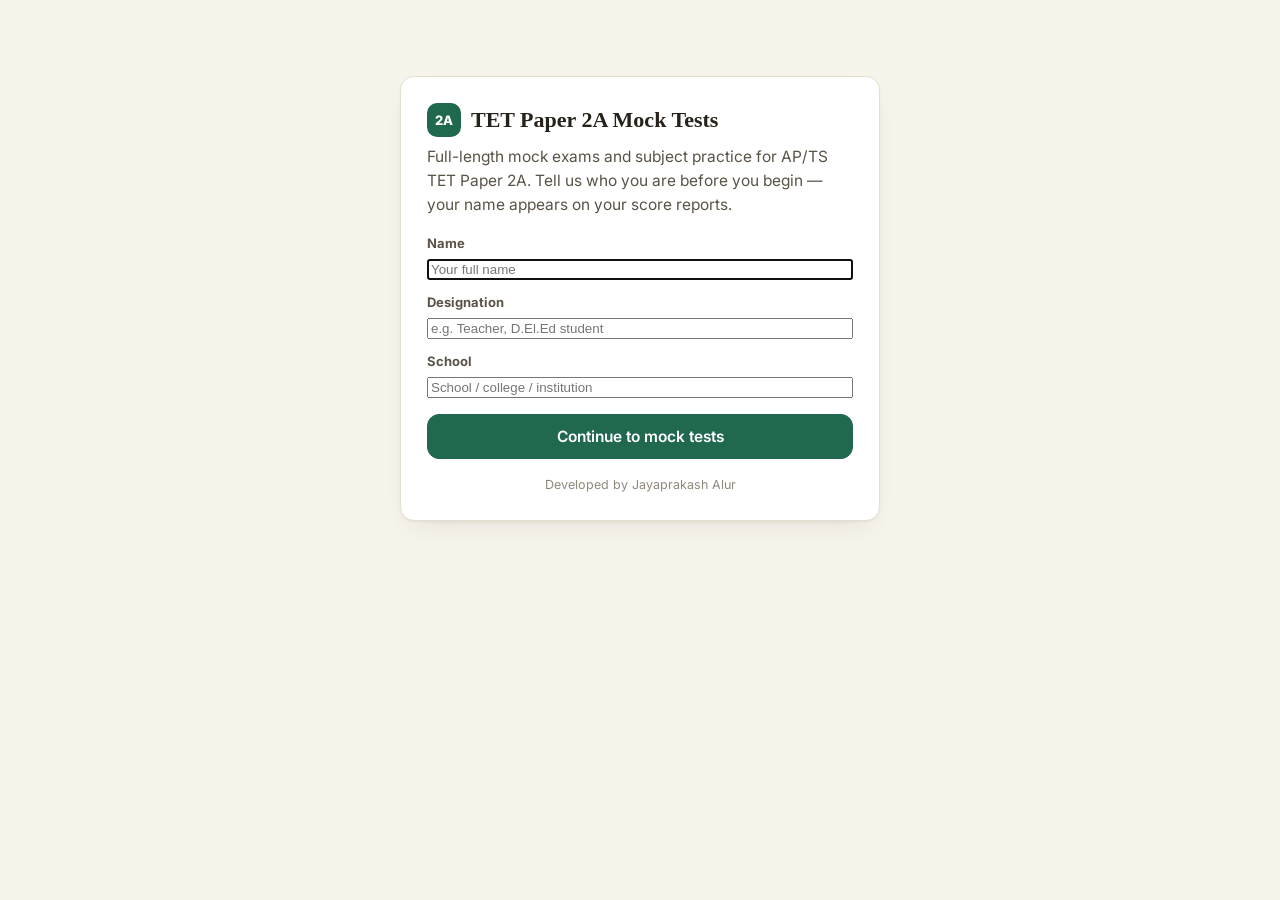
<file: public/index.html>
<!DOCTYPE html>
<html lang="en">
<head>
<meta charset="UTF-8">
<meta name="viewport" content="width=device-width, initial-scale=1.0">
<title>TET Paper 2A Mock Test</title>
<meta name="description" content="AP/TS TET Paper 2A mock test platform - 150-question full mock exams and section-wise practice from a 2,700 question bank.">
<link rel="manifest" href="manifest.webmanifest">
<link rel="icon" href="data:image/svg+xml,%3Csvg xmlns='http://www.w3.org/2000/svg' viewBox='0 0 100 100'%3E%3Crect width='100' height='100' rx='20' fill='%234f46e5'/%3E%3Ctext x='50' y='68' font-size='52' text-anchor='middle' fill='white' font-family='Arial'%3E2A%3C/text%3E%3C/svg%3E">
<link rel="preconnect" href="https://fonts.googleapis.com">
<link rel="preconnect" href="https://fonts.gstatic.com" crossorigin>
<link href="https://fonts.googleapis.com/css2?family=Noto+Sans+Telugu:wght@400;500;600;700&family=Inter:wght@400;500;600;700;800&display=swap" rel="stylesheet">
<link rel="stylesheet" href="styles.css">
</head>
<body>
<div id="app" aria-live="polite"></div>
<div id="modal-root"></div>
<div id="toast-root"></div>
<script type="module" src="js/main.js"></script>
</body>
</html>
</file>
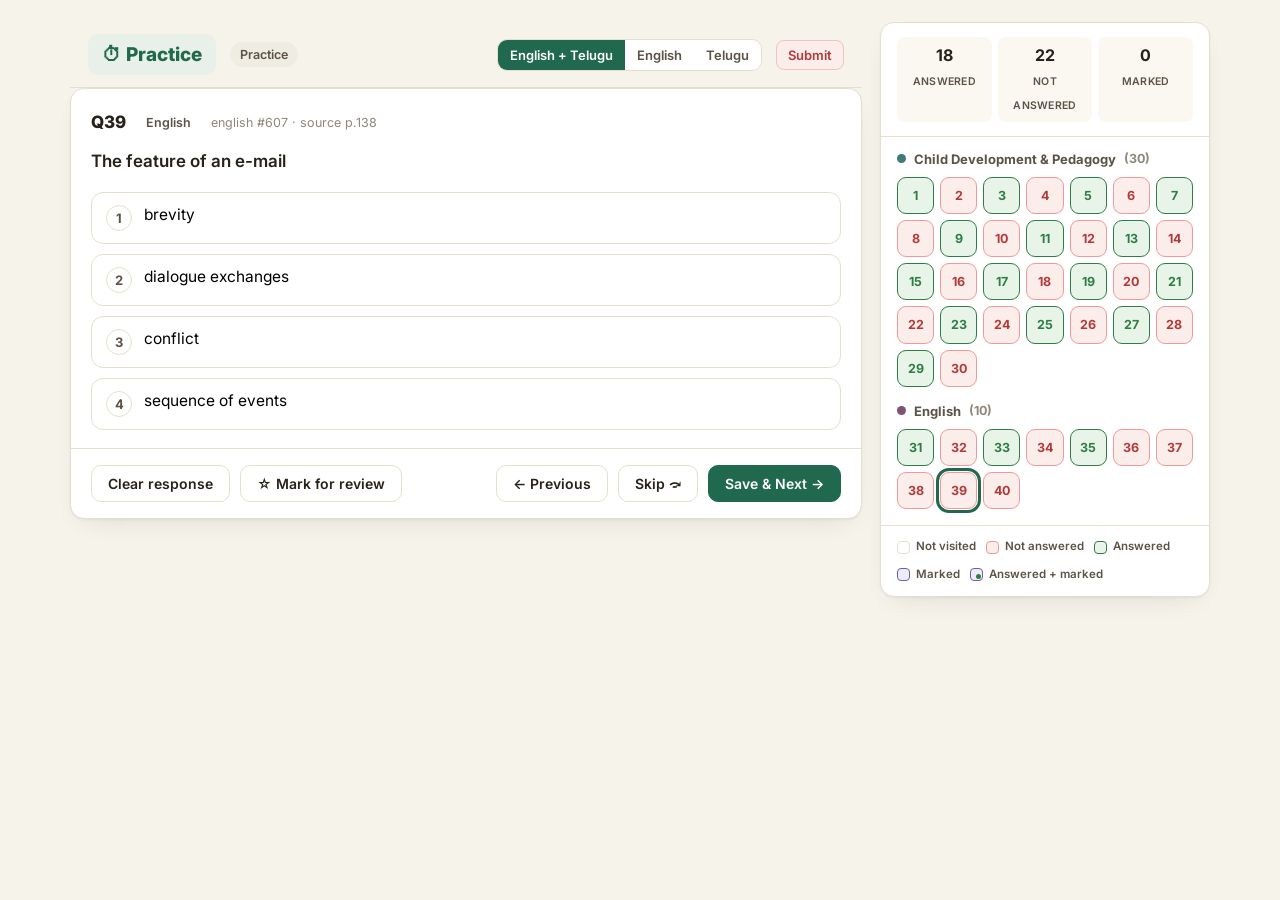
<file: exam_preview.html>
﻿<!DOCTYPE html>
<html>
<head><meta charset="UTF-8"><title>exam preview</title>
<link rel="stylesheet" href="public/styles.css">
<link href="https://fonts.googleapis.com/css2?family=Noto+Sans+Telugu:wght@400;500;600&family=Inter:wght@400;500;600;700;800&display=swap" rel="stylesheet">
</head>
<body>
<div id="app"></div>
<script type="module">
import { assembleTest } from "./public/js/data.js";
import { mountExam } from "./public/js/exam.js";
const test = await assembleTest("practice", [{ section: "cdp", count: 30 }, { section: "english", count: 10 }], null);
// simulate progress deep into the english section (sequential positions 31-40)
test.order.slice(0, 36).forEach((qid, i) => { if (i % 2 === 0) test.answers[qid] = test.byId[qid].answer; });
test.order.slice(0, 40).forEach((qid) => (test.visited[qid] = true));
test.current = 38;
mountExam(document.getElementById("app"), test, { onSubmit: () => {} });
</script>
</body>
</html>
</file>
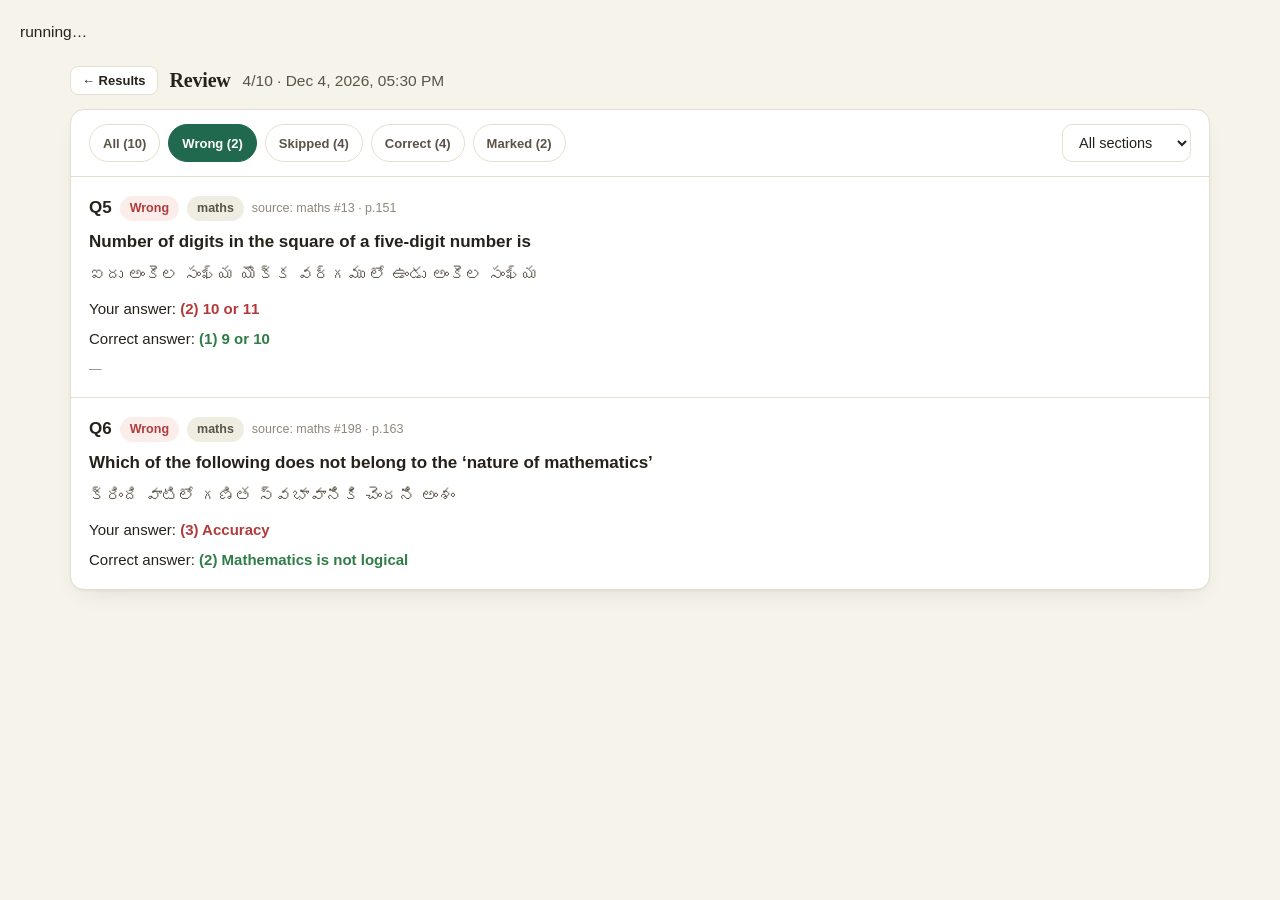
<file: selftest.html>
﻿<!DOCTYPE html>
<html>
<head>
<meta charset="UTF-8">
<title>selftest</title>
<link rel="stylesheet" href="public/styles.css">
<style>body{padding:20px;font-family:Inter,sans-serif} .ok{color:#16a34a;font-weight:700} .fail{color:#dc2626;font-weight:700} pre{background:#f6f7ff;padding:10px;border-radius:8px;white-space:pre-wrap}</style>
</head>
<body>
<div id="out">running…</div>
<div id="app"></div>
<script type="module">
import { assembleTest, scoreTest, loadSection } from "./public/js/data.js";
import { mountExam, cleanupExam } from "./public/js/exam.js";
import { saveToHistory, mountResults, mountReview } from "./public/js/results.js";
import { setCurrentTest, getCurrentTest, setHistory } from "./public/js/store.js";
const out = document.getElementById("out");
const lines = [];
const log = (name, ok, extra="") => { lines.push(`${ok ? "OK  " : "FAIL"} ${name} ${extra}`); };

try {
  // 1. data loads
  const bank = await loadSection("maths");
  log("load maths bank", bank.length === 240, `(${bank.length})`);

  // 2. assemble practice test
  const test = await assembleTest("practice", [{ section: "maths", count: 10 }], 600);
  log("assemble 10-question practice", test.order.length === 10);
  log("no duplicate ids", new Set(test.order).size === 10);

  // 3. persistence / resume
  setCurrentTest(test);
  const restored = getCurrentTest();
  log("resume snapshot", restored && restored.order.length === 10);

  // 4. exam screen mounts
  const app = document.getElementById("app");
  let submitted = null;
  const handle = mountExam(app, restored, { onSubmit: (t) => { submitted = t; } });
  log("exam screen renders", !!app.querySelector(".pal-grid"), `(${app.querySelectorAll(".pal-btn").length} palette buttons)`);
  log("timer element", !!app.querySelector(".timer"));

  // simulate answering: answer 6, skip 2, mark 2
  restored.answers[restored.order[0]] = restored.byId[restored.order[0]].answer; // correct
  restored.answers[restored.order[1]] = restored.byId[restored.order[1]].answer;
  restored.answers[restored.order[2]] = restored.byId[restored.order[2]].answer;
  restored.answers[restored.order[3]] = restored.byId[restored.order[3]].answer;
  restored.answers[restored.order[4]] = (restored.byId[restored.order[4]].answer % 4) + 1; // wrong
  restored.answers[restored.order[5]] = (restored.byId[restored.order[5]].answer % 4) + 1;
  restored.marked[restored.order[8]] = true;
  restored.marked[restored.order[9]] = true;
  handle.stop();

  // 5. scoring
  const s = scoreTest(restored);
  log("score 4/10", s.score === 4 && s.correct === 4 && s.wrong === 2 && s.skipped === 4, `(score=${s.score} c=${s.correct} w=${s.wrong} sk=${s.skipped})`);
  log("section totals", s.sections[0].total === 10);

  // 6. history + results
  setHistory([]);
  const entry = saveToHistory(restored);
  log("history entry", entry.total === 10 && entry.score === 4);
  mountResults(app, entry);
  log("results screen", app.innerHTML.includes("Section-wise performance"));

  // 7. review screen
  mountReview(app, entry, { filter: "wrong" });
  const wrongCount = app.querySelectorAll(".rq").length;
  log("review wrong filter shows 2", wrongCount === 2, `(${wrongCount})`);

  // 8. exam timer auto-submit (endsAt in past)
  const t2 = await assembleTest("practice", [{ section: "cdp", count: 5 }], 1);
  t2.endsAt = Date.now() - 1000;
  let autoSubmitted = false;
  mountExam(document.createElement("div"), t2, { onSubmit: () => { autoSubmitted = true; } });
  await new Promise((r) => setTimeout(r, 1500));
  log("auto-submit on expired timer", autoSubmitted);
  cleanupExam();

  setHistory([]); setCurrentTest(null);
  out.innerHTML = `<h3>Self-test results</h3><pre>${lines.join("\n")}</pre>`;
} catch (e) {
  out.innerHTML = `<h3>Self-test crashed</h3><pre>${lines.join("\n")}\n${e.stack}</pre>`;
}
</script>
</body>
</html>
</file>
<file: public/styles.css>
/* TET 2A Mock Test — styles */
:root {
  --bg: #F6F3EB;
  --surface: #FFFFFF;
  --surface-2: #FAF8F1;
  --ink: #26221A;
  --ink-2: #5A5346;
  --ink-3: #8F887A;
  --line: #E5DFD0;
  --primary: #20694F;
  --primary-hover: #185A44;
  --primary-ink: #FFFFFF;
  --primary-soft: #E8F0E9;
  --accent: #B95C33;
  --green: #2F7D46;
  --green-soft: #E9F4E9;
  --red: #B23A3A;
  --red-soft: #FBEDEA;
  --amber: #A9660F;
  --amber-soft: #F8EFDC;
  --purple: #6E5FA8;
  --purple-soft: #EFEBF8;
  --slate-soft: #EFECE2;
  --radius: 14px;
  --shadow: 0 1px 2px rgba(38, 34, 26, .05), 0 10px 26px -14px rgba(38, 34, 26, .16);
  --font: "Inter", system-ui, -apple-system, "Segoe UI", Roboto, sans-serif;
  --font-display: Georgia, "Iowan Old Style", "Times New Roman", serif;
  --font-te: "Noto Sans Telugu", "Inter", system-ui, sans-serif;
}
* { box-sizing: border-box; }
html, body { margin: 0; padding: 0; }
body {
  font-family: var(--font);
  background: var(--bg);
  color: var(--ink);
  font-size: 15.5px;
  line-height: 1.55;
  -webkit-font-smoothing: antialiased;
}
.te, [lang="te"] { font-family: var(--font-te); }
a { color: var(--primary); text-decoration: none; }
button { font-family: inherit; cursor: pointer; }
h1, h2, h3 { line-height: 1.25; }
h2 { font-family: var(--font-display); letter-spacing: -.01em; }

/* ---------- layout ---------- */
.topbar {
  position: sticky; top: 0; z-index: 40;
  background: rgba(255,255,255,.85);
  backdrop-filter: blur(10px);
  border-bottom: 1px solid var(--line);
}
.topbar-inner {
  max-width: 1180px; margin: 0 auto; padding: 10px 20px;
  display: flex; align-items: center; gap: 14px;
}
.brand { display: flex; align-items: center; gap: 10px; font-weight: 700; font-size: 17px; color: var(--ink); font-family: var(--font-display); }
.brand-badge {
  width: 34px; height: 34px; border-radius: 10px;
  background: var(--primary);
  color: #fff; display: grid; place-items: center; font-size: 13px; font-weight: 800;
  font-family: var(--font);
}
.topbar .spacer { flex: 1; }
.wrap { max-width: 1180px; margin: 0 auto; padding: 22px 20px 60px; }

/* ---------- generic components ---------- */
.card {
  background: var(--surface); border: 1px solid var(--line);
  border-radius: var(--radius); box-shadow: var(--shadow);
}
.card-pad { padding: 20px; }
.btn {
  display: inline-flex; align-items: center; justify-content: center; gap: 8px;
  border: 1px solid var(--line); background: var(--surface); color: var(--ink);
  padding: 9px 16px; border-radius: 10px; font-weight: 600; font-size: 14px;
  transition: transform .06s ease, box-shadow .15s ease, background .15s ease;
  user-select: none;
}
.btn:hover { background: var(--surface-2); }
.btn:active { transform: translateY(1px); }
.btn.primary { background: var(--primary); border-color: var(--primary); color: var(--primary-ink); }
.btn.primary:hover { background: var(--primary-hover); }
.btn.danger { color: var(--red); border-color: #f3c1c1; background: var(--red-soft); }
.btn.ghost { border-color: transparent; background: transparent; }
.btn.ghost:hover { background: var(--slate-soft); }
.btn.sm { padding: 6px 11px; font-size: 13px; border-radius: 8px; }
.btn.lg { padding: 12px 22px; font-size: 15.5px; border-radius: 12px; }
.btn:disabled { opacity: .5; cursor: not-allowed; }
.chip {
  display: inline-flex; align-items: center; gap: 6px;
  padding: 3px 10px; border-radius: 999px; font-size: 12.5px; font-weight: 600;
  background: var(--slate-soft); color: var(--ink-2);
}
.chip.green { background: var(--green-soft); color: var(--green); }
.chip.red { background: var(--red-soft); color: var(--red); }
.chip.amber { background: var(--amber-soft); color: var(--amber); }
.chip.purple { background: var(--purple-soft); color: var(--purple); }
.muted { color: var(--ink-2); }
.tiny { font-size: 12.5px; color: var(--ink-3); }

/* ---------- home ---------- */
.hero {
  background: #F0EDE2;
  color: var(--ink);
  border: 1px solid var(--line);
  border-radius: 20px; padding: 34px 30px;
  box-shadow: var(--shadow);
  position: relative; overflow: hidden;
}
.hero::after {
  content: ""; position: absolute; right: -70px; top: -90px; width: 300px; height: 300px;
  background: rgba(32, 105, 79, .07); border-radius: 50%;
}
.hero h1 { margin: 0 0 8px; font-size: 29px; letter-spacing: -.015em; font-family: var(--font-display); color: var(--primary); }
.hero p { margin: 0; max-width: 640px; color: var(--ink-2); }
.hero .hero-actions { margin-top: 22px; display: flex; gap: 12px; flex-wrap: wrap; }
.hero .btn { background: var(--primary); color: #fff; border: none; }
.hero .btn:hover { background: var(--primary-hover); }
.hero .btn.outline { background: transparent; color: var(--primary); border: 1.5px solid var(--primary); }
.hero .btn.outline:hover { background: var(--primary-soft); }
.grid { display: grid; gap: 18px; }
.grid.cols-3 { grid-template-columns: repeat(3, 1fr); }
.grid.cols-2 { grid-template-columns: repeat(2, 1fr); }
@media (max-width: 900px) { .grid.cols-3 { grid-template-columns: 1fr 1fr; } }
@media (max-width: 620px) { .grid.cols-3, .grid.cols-2 { grid-template-columns: 1fr; } .hero h1 { font-size: 24px; } }
.stat-card { display: flex; flex-direction: column; gap: 4px; }
.stat-card .num { font-size: 26px; font-weight: 800; letter-spacing: -.02em; }
.mode-card { display: flex; flex-direction: column; gap: 12px; }
.mode-card h3 { margin: 0; font-size: 17px; }
.sect-pill {
  display: inline-flex; align-items: center; gap: 7px; background: var(--surface-2);
  border: 1px solid var(--line); padding: 5px 12px; border-radius: 999px; font-size: 13px; font-weight: 600;
}
.sect-pill .dot { width: 9px; height: 9px; border-radius: 50%; }
.blueprint { display: flex; flex-wrap: wrap; gap: 8px; margin-top: 4px; }

/* ---------- forms ---------- */
.field { display: flex; flex-direction: column; gap: 6px; }
.field label { font-size: 13px; font-weight: 700; color: var(--ink-2); }
select, input[type="number"] {
  font-family: inherit; font-size: 14.5px; padding: 9px 12px;
  border: 1px solid var(--line); border-radius: 10px; background: var(--surface); color: var(--ink);
}
.row { display: flex; gap: 12px; flex-wrap: wrap; align-items: flex-end; }

/* ---------- exam layout ---------- */
.exam-grid { display: grid; grid-template-columns: minmax(0, 1fr) 330px; gap: 18px; align-items: start; }
@media (max-width: 980px) { .exam-grid { grid-template-columns: 1fr; } }
.exam-head {
  display: flex; align-items: center; gap: 14px; flex-wrap: wrap;
  padding: 12px 18px; border-bottom: 1px solid var(--line);
}
.timer {
  font-variant-numeric: tabular-nums; font-weight: 800; font-size: 19px;
  padding: 6px 14px; border-radius: 10px; background: var(--primary-soft); color: var(--primary);
  display: inline-flex; align-items: center; gap: 8px;
}
.timer.warn { background: var(--amber-soft); color: var(--amber); }
.timer.crit { background: var(--red-soft); color: var(--red); animation: pulse 1s infinite; }
@keyframes pulse { 50% { opacity: .55; } }
.lang-toggle { display: inline-flex; border: 1px solid var(--line); border-radius: 10px; overflow: hidden; }
.lang-toggle button {
  border: none; background: var(--surface); padding: 7px 12px; font-size: 13px; font-weight: 600; color: var(--ink-2);
}
.lang-toggle button.active { background: var(--primary); color: #fff; }
.q-meta { display: flex; align-items: center; gap: 10px; flex-wrap: wrap; margin-bottom: 12px; }
.q-num { font-weight: 800; font-size: 17px; }
.q-text { font-size: 17px; font-weight: 600; margin: 6px 0 2px; }
.q-img {
  display: block; max-width: min(100%, 430px); width: auto; max-height: 340px;
  margin: 12px auto 4px; border: 1px solid var(--line); border-radius: 12px;
  background: #fff; padding: 8px; box-shadow: var(--shadow);
}
.opts.nums { display: grid; grid-template-columns: repeat(4, minmax(0, 1fr)); gap: 10px; margin-top: 18px; }
@media (max-width: 480px) { .opts.nums { grid-template-columns: repeat(2, minmax(0, 1fr)); } }
.opts.nums .opt { justify-content: center; align-items: center; min-height: 3rem; font-weight: 700; font-size: 17px; }
.opts.nums .opt .key { width: auto; height: auto; border: none; background: none; box-shadow: none; font-size: 17px; }
.opts.nums .opt.selected .key { background: none; color: inherit; }
.q-text.te-line { font-family: var(--font-te); font-weight: 500; color: var(--ink-2); font-size: 16.5px; margin-bottom: 6px; }
.opts { display: flex; flex-direction: column; gap: 10px; margin-top: 18px; }
.opt {
  display: flex; gap: 12px; align-items: flex-start; text-align: left;
  border: 1.5px solid var(--line); background: var(--surface); border-radius: 12px;
  padding: 12px 14px; font-size: 15.5px; transition: border-color .12s ease, background .12s ease;
  width: 100%;
}
.opt:hover { border-color: #c3c7f5; background: var(--surface-2); }
.opt.selected { border-color: var(--primary); background: var(--primary-soft); }
.opt .key {
  flex: none; width: 26px; height: 26px; border-radius: 50%; display: grid; place-items: center;
  border: 1.5px solid var(--line); font-weight: 700; font-size: 13px; color: var(--ink-2); background: var(--surface);
}
.opt.selected .key { background: var(--primary); border-color: var(--primary); color: #fff; }
.opt .te-line { font-family: var(--font-te); color: var(--ink-2); font-size: 14.5px; }
.exam-actions { display: flex; gap: 10px; flex-wrap: wrap; padding: 16px 18px; border-top: 1px solid var(--line); }

/* ---------- palette ---------- */
.palette-head { padding: 14px 16px; border-bottom: 1px solid var(--line); display: flex; flex-direction: column; gap: 8px; }
.palette-counts { display: grid; grid-template-columns: repeat(3, 1fr); gap: 6px; }
.pcount { text-align: center; padding: 6px 4px; border-radius: 8px; background: var(--surface-2); }
.pcount b { display: block; font-size: 16px; }
.pcount span { font-size: 10.5px; color: var(--ink-2); font-weight: 600; text-transform: uppercase; letter-spacing: .03em; }
.palette-sections { max-height: 56vh; overflow: auto; padding: 12px 16px 16px; display: flex; flex-direction: column; gap: 14px; }
.pal-sect h4 { margin: 0 0 8px; font-size: 13px; color: var(--ink-2); display: flex; align-items: center; gap: 8px; }
.pal-grid { display: grid; grid-template-columns: repeat(auto-fill, minmax(36px, 1fr)); gap: 6px; }
.pal-btn {
  aspect-ratio: 1; border-radius: 9px; border: 1.5px solid var(--line); background: var(--surface);
  font-weight: 700; font-size: 12.5px; color: var(--ink-2); display: grid; place-items: center;
  padding: 0; position: relative;
}
.pal-btn.cur { outline: 3px solid var(--primary); outline-offset: 1px; }
.pal-btn.answered { background: var(--green-soft); border-color: var(--green); color: var(--green); }
.pal-btn.unanswered { background: var(--red-soft); border-color: #ef9a9a; color: var(--red); }
.pal-btn.marked { background: var(--purple-soft); border-color: var(--purple); color: var(--purple); }
.pal-btn.marked.answered::after {
  content: ""; position: absolute; right: 3px; bottom: 3px; width: 8px; height: 8px;
  border-radius: 50%; background: var(--green); border: 1.5px solid #fff;
}
.legend { display: flex; flex-wrap: wrap; gap: 10px; padding: 12px 16px; border-top: 1px solid var(--line); }
.legend span { display: inline-flex; align-items: center; gap: 6px; font-size: 11.5px; color: var(--ink-2); font-weight: 600; }
.legend i { width: 13px; height: 13px; border-radius: 4px; border: 1.5px solid var(--line); background: var(--surface); display: inline-block; }
.legend i.answered { background: var(--green-soft); border-color: var(--green); }
.legend i.unanswered { background: var(--red-soft); border-color: #ef9a9a; }
.legend i.marked { background: var(--purple-soft); border-color: var(--purple); }
.legend i.answered.marked { position: relative; }
.legend i.answered.marked::after { content: ""; position: absolute; right: 1px; bottom: 1px; width: 5px; height: 5px; border-radius: 50%; background: var(--green); }

/* ---------- results ---------- */
.score-hero {
  display: flex; gap: 26px; align-items: center; flex-wrap: wrap;
  background: var(--primary); color: #F6F3EB;
  border-radius: 18px; padding: 26px 30px;
}
.score-hero .sstat { background: rgba(255,255,255,.14); }
.score-hero .score-sub, .score-hero .sstat span { color: #DDEAE2; }
.score-ring { font-size: 44px; font-weight: 800; letter-spacing: -.03em; }
.score-sub { opacity: .9; }
.score-stats { display: flex; gap: 14px; flex-wrap: wrap; margin-left: auto; }
.sstat { background: rgba(255,255,255,.14); border-radius: 12px; padding: 10px 16px; text-align: center; min-width: 86px; }
.sstat b { display: block; font-size: 20px; }
.sstat span { font-size: 11.5px; opacity: .85; text-transform: uppercase; letter-spacing: .04em; }
table.report { width: 100%; border-collapse: collapse; font-size: 14px; }
table.report th, table.report td { text-align: left; padding: 10px 12px; border-bottom: 1px solid var(--line); }
table.report th { font-size: 12px; text-transform: uppercase; letter-spacing: .04em; color: var(--ink-3); }
.bar-track { background: var(--slate-soft); border-radius: 999px; height: 10px; min-width: 120px; overflow: hidden; }
.bar-fill { height: 100%; border-radius: 999px; background: var(--primary); }
.bar-chart { display: flex; flex-direction: column; gap: 12px; }
.bar-row { display: grid; grid-template-columns: 130px 1fr 64px; gap: 12px; align-items: center; font-size: 13.5px; }
.bar-row .name { font-weight: 600; color: var(--ink-2); white-space: nowrap; overflow: hidden; text-overflow: ellipsis; }
.bar-row .val { font-weight: 700; text-align: right; font-variant-numeric: tabular-nums; }

/* ---------- review ---------- */
.review-filters { display: flex; gap: 8px; flex-wrap: wrap; padding: 14px 18px; border-bottom: 1px solid var(--line); }
.filter-btn {
  border: 1px solid var(--line); background: var(--surface); color: var(--ink-2);
  padding: 6px 13px; border-radius: 999px; font-size: 13px; font-weight: 600;
}
.filter-btn.active { background: var(--primary); border-color: var(--primary); color: #fff; }
.rq { padding: 18px; border-bottom: 1px solid var(--line); }
.rq:last-child { border-bottom: none; }
.rq .status-line { margin-bottom: 8px; }
.ans-line { margin-top: 10px; display: flex; flex-direction: column; gap: 6px; font-size: 15px; }
.ans-line .wrong { color: var(--red); font-weight: 700; }
.ans-line .right { color: var(--green); font-weight: 700; }

/* ---------- history ---------- */
.hist-item { display: flex; align-items: center; gap: 16px; padding: 15px 18px; border-bottom: 1px solid var(--line); flex-wrap: wrap; }
.hist-item:last-child { border-bottom: none; }
.hist-score { font-size: 21px; font-weight: 800; min-width: 92px; }
.hist-score small { font-size: 12px; color: var(--ink-3); font-weight: 600; }

/* ---------- modal / toast ---------- */
.modal-backdrop {
  position: fixed; inset: 0; background: rgba(15, 17, 34, .45); z-index: 90;
  display: grid; place-items: center; padding: 20px; backdrop-filter: blur(3px);
}
.modal {
  background: var(--surface); border-radius: 16px; max-width: 560px; width: 100%;
  box-shadow: 0 30px 80px -20px rgba(0,0,0,.4); max-height: 86vh; overflow: auto;
}
.modal-head { padding: 18px 22px 0; font-size: 18px; font-weight: 800; }
.modal-body { padding: 14px 22px; }
.modal-foot { padding: 14px 22px 20px; display: flex; gap: 10px; justify-content: flex-end; flex-wrap: wrap; }
#toast-root { position: fixed; bottom: 22px; left: 50%; transform: translateX(-50%); z-index: 100; display: flex; flex-direction: column; gap: 8px; align-items: center; }
.toast {
  background: var(--ink); color: #fff; border-radius: 10px; padding: 10px 18px;
  font-size: 14px; font-weight: 600; box-shadow: var(--shadow); animation: rise .25s ease;
}
@keyframes rise { from { opacity: 0; transform: translateY(8px); } }

.kbd { font-family: ui-monospace, monospace; background: var(--slate-soft); border: 1px solid var(--line); border-bottom-width: 2px; padding: 1px 6px; border-radius: 6px; font-size: 12px; }
.notice { background: var(--amber-soft); border: 1px solid #f2d9ac; color: #8a5a10; padding: 10px 14px; border-radius: 10px; font-size: 13.5px; }
.linklike { background: none; border: none; color: var(--primary); font-weight: 600; font-size: inherit; padding: 0; }
</file>
